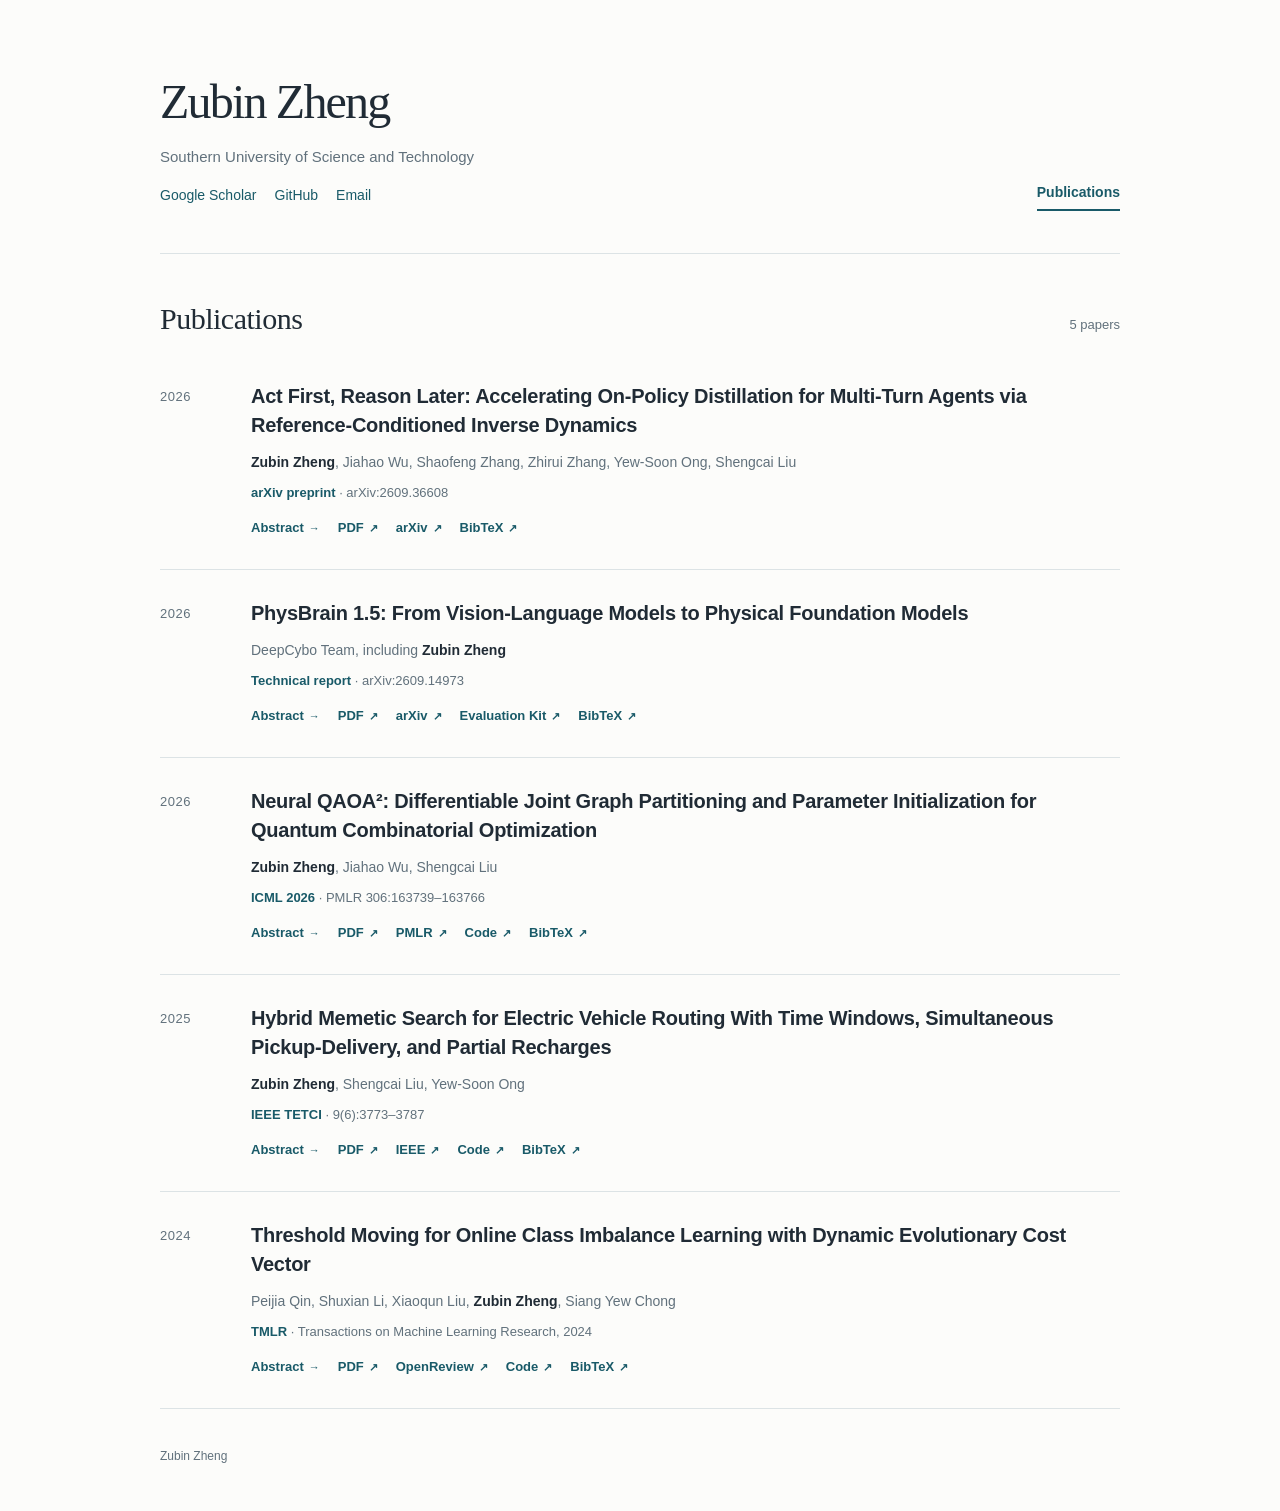
<file: index.html>
<!doctype html>
<html lang="en"><head><meta charset="utf-8">
<meta name="viewport" content="width=device-width, initial-scale=1">
<title>Zubin Zheng | Publications</title>
<meta name="description" content="Publications by Zubin Zheng, Southern University of Science and Technology.">
<meta name="robots" content="index,follow">
<link rel="canonical" href="https://0sliverbullet.github.io/">
<meta property="og:title" content="Zubin Zheng | Publications">
<meta property="og:description" content="Publications by Zubin Zheng, Southern University of Science and Technology.">
<meta property="og:url" content="https://0sliverbullet.github.io/">
<meta property="og:type" content="website">
<link rel="icon" href="/assets/favicon.svg" type="image/svg+xml">
<link rel="stylesheet" href="/assets/style.css">
</head><body>
<a class="skip-link" href="#main">Skip to content</a><div class="wrap"><header class="identity"><div><h1>Zubin Zheng</h1><p class="affiliation">Southern University of Science and Technology</p><div class="profile-links"><a href="https://scholar.google.com/citations?user=k6_BkxIAAAAJ&amp;hl=en">Google Scholar</a><a href="https://github.com/0SliverBullet">GitHub</a><a href="mailto:zhengzb2021@mail.sustech.edu.cn">Email</a></div></div><nav aria-label="Main"><a href="#publications" aria-current="page">Publications</a></nav></header><main id="main"><section id="publications" aria-labelledby="publications-title"><div class="section-heading"><h2 id="publications-title">Publications</h2><span>5 papers</span></div><ol class="publication-list"><li class="publication-row"><div class="publication-year">2026</div><article><h3><a href="/publications/act-first-reason-later/">Act First, Reason Later: Accelerating On-Policy Distillation for Multi-Turn Agents via Reference-Conditioned Inverse Dynamics</a></h3><p class="authors"><strong>Zubin Zheng</strong>, Jiahao Wu, Shaofeng Zhang, Zhirui Zhang, Yew-Soon Ong, Shengcai Liu</p><p class="venue"><span class="venue-label">arXiv preprint</span> · arXiv:2609.36608</p><div class="resource-links"><a class="local" href="/publications/act-first-reason-later/">Abstract</a><a href="/publications/act-first-reason-later/paper.pdf">PDF</a><a href="https://arxiv.org/abs/2609.36608">arXiv</a><a href="/publications/act-first-reason-later/citation.bib">BibTeX</a></div></article></li><li class="publication-row"><div class="publication-year">2026</div><article><h3><a href="/publications/physbrain-1.5/">PhysBrain 1.5: From Vision-Language Models to Physical Foundation Models</a></h3><p class="authors">DeepCybo Team, including <strong>Zubin Zheng</strong></p><p class="venue"><span class="venue-label">Technical report</span> · arXiv:2609.14973</p><div class="resource-links"><a class="local" href="/publications/physbrain-1.5/">Abstract</a><a href="/publications/physbrain-1.5/paper.pdf">PDF</a><a href="https://arxiv.org/abs/2609.14973">arXiv</a><a href="https://github.com/DeepCybo-PhysAI/PhysBrainEvalKit">Evaluation Kit</a><a href="/publications/physbrain-1.5/citation.bib">BibTeX</a></div></article></li><li class="publication-row"><div class="publication-year">2026</div><article><h3><a href="/publications/neural-qaoa-squared/">Neural QAOA²: Differentiable Joint Graph Partitioning and Parameter Initialization for Quantum Combinatorial Optimization</a></h3><p class="authors"><strong>Zubin Zheng</strong>, Jiahao Wu, Shengcai Liu</p><p class="venue"><span class="venue-label">ICML 2026</span> · PMLR 306:163739–163766</p><div class="resource-links"><a class="local" href="/publications/neural-qaoa-squared/">Abstract</a><a href="/publications/neural-qaoa-squared/paper.pdf">PDF</a><a href="https://proceedings.mlr.press/v306/zheng26x.html">PMLR</a><a href="https://github.com/0SliverBullet/Neural-QAOA-Squared">Code</a><a href="/publications/neural-qaoa-squared/citation.bib">BibTeX</a></div></article></li><li class="publication-row"><div class="publication-year">2025</div><article><h3><a href="/publications/hybrid-memetic-search/">Hybrid Memetic Search for Electric Vehicle Routing With Time Windows, Simultaneous Pickup-Delivery, and Partial Recharges</a></h3><p class="authors"><strong>Zubin Zheng</strong>, Shengcai Liu, Yew-Soon Ong</p><p class="venue"><span class="venue-label">IEEE TETCI</span> · 9(6):3773–3787</p><div class="resource-links"><a class="local" href="/publications/hybrid-memetic-search/">Abstract</a><a href="/publications/hybrid-memetic-search/paper.pdf">PDF</a><a href="https://ieeexplore.ieee.org/document/11048636">IEEE</a><a href="https://github.com/0SliverBullet/EVRP-TW-SPD-HMA">Code</a><a href="/publications/hybrid-memetic-search/citation.bib">BibTeX</a></div></article></li><li class="publication-row"><div class="publication-year">2024</div><article><h3><a href="/publications/threshold-moving/">Threshold Moving for Online Class Imbalance Learning with Dynamic Evolutionary Cost Vector</a></h3><p class="authors">Peijia Qin, Shuxian Li, Xiaoqun Liu, <strong>Zubin Zheng</strong>, Siang Yew Chong</p><p class="venue"><span class="venue-label">TMLR</span> · Transactions on Machine Learning Research, 2024</p><div class="resource-links"><a class="local" href="/publications/threshold-moving/">Abstract</a><a href="https://openreview.net/pdf?id=EIPnUofed9">PDF</a><a href="https://openreview.net/forum?id=EIPnUofed9">OpenReview</a><a href="https://github.com/t2ance/OECV">Code</a><a href="/publications/threshold-moving/citation.bib">BibTeX</a></div></article></li></ol></section></main><footer class="page-footer">Zubin Zheng</footer></div></body></html>
</file>
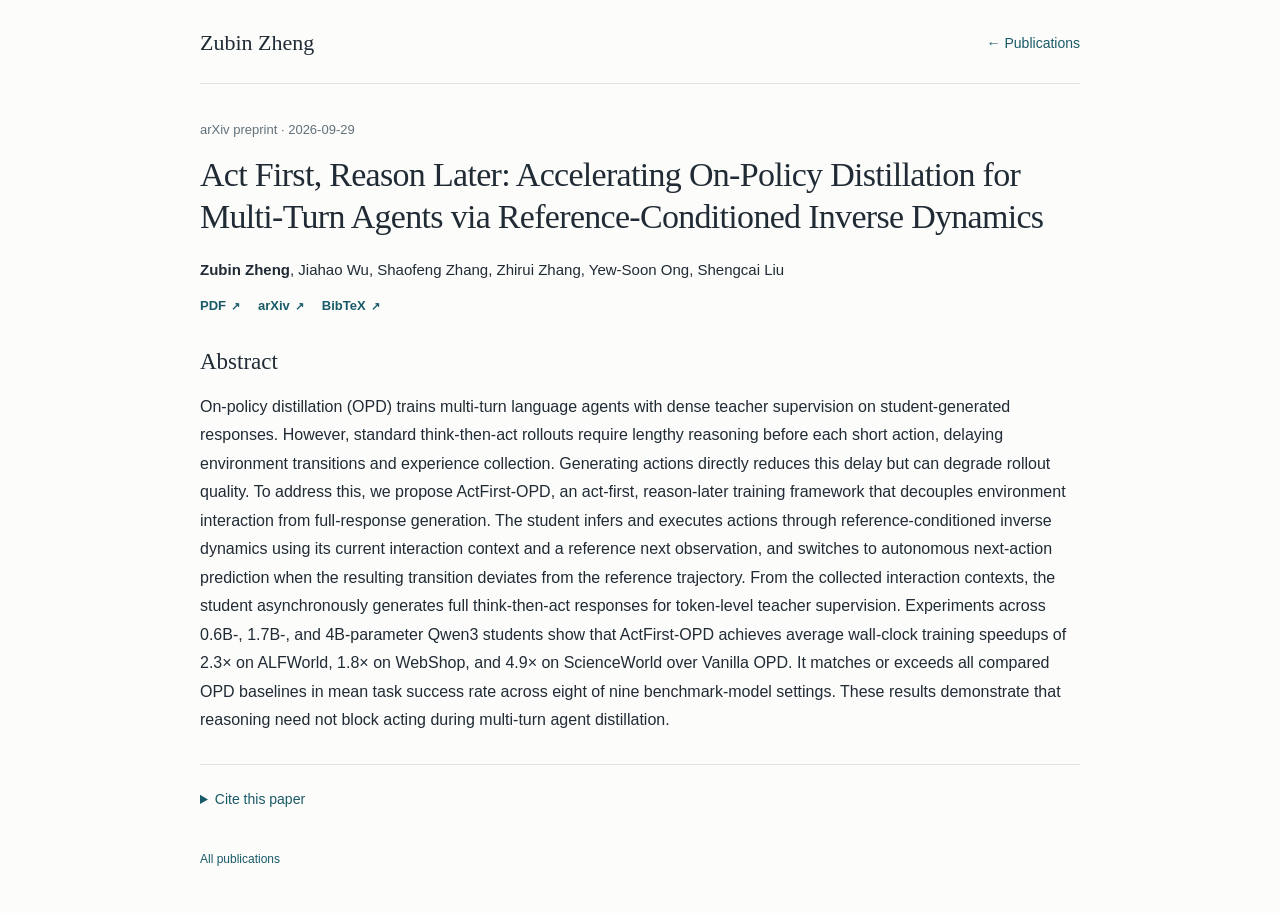
<file: publications/act-first-reason-later/index.html>
<!doctype html>
<html lang="en"><head><meta charset="utf-8">
<meta name="viewport" content="width=device-width, initial-scale=1">
<title>Act First, Reason Later: Accelerating On-Policy Distillation for Multi-Turn Agents via Reference-Conditioned Inverse Dynamics | Zubin Zheng</title>
<meta name="description" content="On-policy distillation (OPD) trains multi-turn language agents with dense teacher supervision on student-generated responses. However, standard think-then-act rollouts require lengthy reason">
<meta name="robots" content="index,follow">
<link rel="canonical" href="https://0sliverbullet.github.io/publications/act-first-reason-later/">
<meta property="og:title" content="Act First, Reason Later: Accelerating On-Policy Distillation for Multi-Turn Agents via Reference-Conditioned Inverse Dynamics | Zubin Zheng">
<meta property="og:description" content="On-policy distillation (OPD) trains multi-turn language agents with dense teacher supervision on student-generated responses. However, standard think-then-act rollouts require lengthy reason">
<meta property="og:url" content="https://0sliverbullet.github.io/publications/act-first-reason-later/">
<meta property="og:type" content="website">
<link rel="icon" href="/assets/favicon.svg" type="image/svg+xml">
<link rel="stylesheet" href="/assets/style.css">
<meta name="citation_title" content="Act First, Reason Later: Accelerating On-Policy Distillation for Multi-Turn Agents via Reference-Conditioned Inverse Dynamics">
<meta name="citation_publication_date" content="2026/09/29">
<meta name="citation_author" content="Zubin Zheng">
<meta name="citation_author" content="Jiahao Wu">
<meta name="citation_author" content="Shaofeng Zhang">
<meta name="citation_author" content="Zhirui Zhang">
<meta name="citation_author" content="Yew-Soon Ong">
<meta name="citation_author" content="Shengcai Liu">
<meta name="citation_doi" content="10.48550/arXiv.2609.36608">
<meta name="citation_arxiv_id" content="2609.36608">
<meta name="citation_pdf_url" content="https://0sliverbullet.github.io/publications/act-first-reason-later/paper.pdf">
<script type="application/ld+json">{"@context": "https://schema.org", "@type": "ScholarlyArticle", "headline": "Act First, Reason Later: Accelerating On-Policy Distillation for Multi-Turn Agents via Reference-Conditioned Inverse Dynamics", "name": "Act First, Reason Later: Accelerating On-Policy Distillation for Multi-Turn Agents via Reference-Conditioned Inverse Dynamics", "datePublished": "2026-09-29", "url": "https://0sliverbullet.github.io/publications/act-first-reason-later/", "abstract": "On-policy distillation (OPD) trains multi-turn language agents with dense teacher supervision on student-generated responses. However, standard think-then-act rollouts require lengthy reasoning before each short action, delaying environment transitions and experience collection. Generating actions directly reduces this delay but can degrade rollout quality. To address this, we propose ActFirst-OPD, an act-first, reason-later training framework that decouples environment interaction from full-response generation. The student infers and executes actions through reference-conditioned inverse dynamics using its current interaction context and a reference next observation, and switches to autonomous next-action prediction when the resulting transition deviates from the reference trajectory. From the collected interaction contexts, the student asynchronously generates full think-then-act responses for token-level teacher supervision. Experiments across 0.6B-, 1.7B-, and 4B-parameter Qwen3 students show that ActFirst-OPD achieves average wall-clock training speedups of 2.3× on ALFWorld, 1.8× on WebShop, and 4.9× on ScienceWorld over Vanilla OPD. It matches or exceeds all compared OPD baselines in mean task success rate across eight of nine benchmark-model settings. These results demonstrate that reasoning need not block acting during multi-turn agent distillation.", "author": [{"@type": "Person", "name": "Zubin Zheng"}, {"@type": "Person", "name": "Jiahao Wu"}, {"@type": "Person", "name": "Shaofeng Zhang"}, {"@type": "Person", "name": "Zhirui Zhang"}, {"@type": "Person", "name": "Yew-Soon Ong"}, {"@type": "Person", "name": "Shengcai Liu"}], "encoding": {"@type": "MediaObject", "encodingFormat": "application/pdf", "contentUrl": "https://0sliverbullet.github.io/publications/act-first-reason-later/paper.pdf"}, "identifier": "https://doi.org/10.48550/arXiv.2609.36608"}</script></head><body>
<a class="skip-link" href="#main">Skip to content</a><div class="wrap paper-wrap"><header class="paper-header"><a class="paper-brand" href="/">Zubin Zheng</a><nav aria-label="Main"><a href="/#publications">← Publications</a></nav></header><main id="main" class="paper-content"><p class="paper-meta">arXiv preprint <span aria-hidden="true">·</span> <time datetime="2026-09-29">2026-09-29</time></p><h1>Act First, Reason Later: Accelerating On-Policy Distillation for Multi-Turn Agents via Reference-Conditioned Inverse Dynamics</h1><p class="paper-authors"><strong>Zubin Zheng</strong>, Jiahao Wu, Shaofeng Zhang, Zhirui Zhang, Yew-Soon Ong, Shengcai Liu</p><div class="resource-links"><a href="/publications/act-first-reason-later/paper.pdf">PDF</a><a href="https://arxiv.org/abs/2609.36608">arXiv</a><a href="/publications/act-first-reason-later/citation.bib">BibTeX</a></div><section class="abstract" aria-labelledby="abstract"><h2 id="abstract">Abstract</h2><p>On-policy distillation (OPD) trains multi-turn language agents with dense teacher supervision on student-generated responses. However, standard think-then-act rollouts require lengthy reasoning before each short action, delaying environment transitions and experience collection. Generating actions directly reduces this delay but can degrade rollout quality. To address this, we propose ActFirst-OPD, an act-first, reason-later training framework that decouples environment interaction from full-response generation. The student infers and executes actions through reference-conditioned inverse dynamics using its current interaction context and a reference next observation, and switches to autonomous next-action prediction when the resulting transition deviates from the reference trajectory. From the collected interaction contexts, the student asynchronously generates full think-then-act responses for token-level teacher supervision. Experiments across 0.6B-, 1.7B-, and 4B-parameter Qwen3 students show that ActFirst-OPD achieves average wall-clock training speedups of 2.3× on ALFWorld, 1.8× on WebShop, and 4.9× on ScienceWorld over Vanilla OPD. It matches or exceeds all compared OPD baselines in mean task success rate across eight of nine benchmark-model settings. These results demonstrate that reasoning need not block acting during multi-turn agent distillation.</p></section><section class="paper-section"><details><summary class="citation-summary">Cite this paper</summary><pre class="bibtex">@misc{zheng2026actfirst,
  title = {{Act First, Reason Later: Accelerating On-Policy Distillation for Multi-Turn Agents via Reference-Conditioned Inverse Dynamics}},
  author = {Zubin Zheng and Jiahao Wu and Shaofeng Zhang and Zhirui Zhang and Yew-Soon Ong and Shengcai Liu},
  year = {2026},
  eprint = {2609.36608},
  archivePrefix = {arXiv},
  doi = {10.48550/arXiv.2609.36608},
  url = {https://arxiv.org/abs/2609.36608}
}
</pre></details></section></main><footer class="page-footer"><a href="/#publications">All publications</a></footer></div></body></html>
</file>
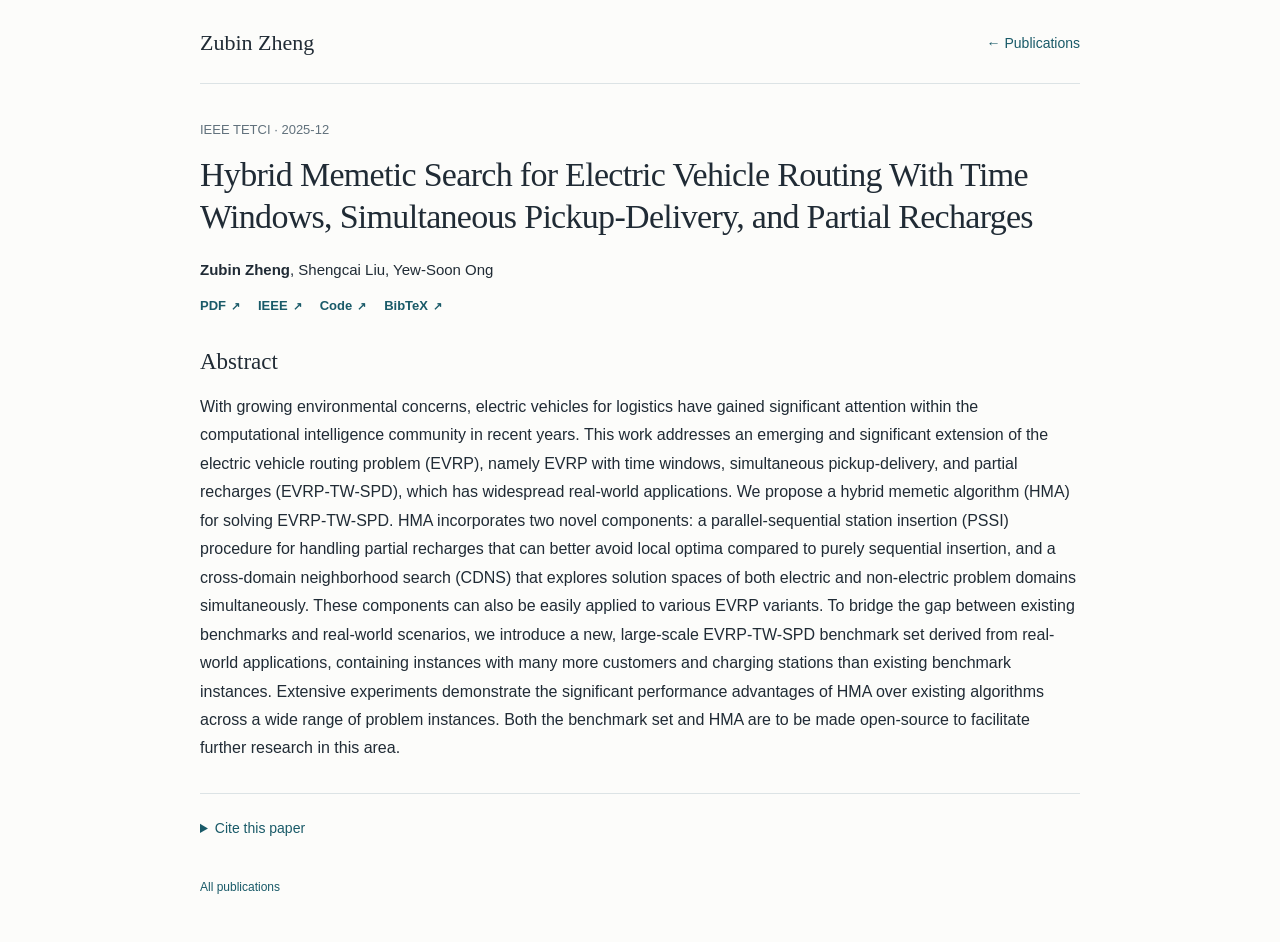
<file: publications/hybrid-memetic-search/index.html>
<!doctype html>
<html lang="en"><head><meta charset="utf-8">
<meta name="viewport" content="width=device-width, initial-scale=1">
<title>Hybrid Memetic Search for Electric Vehicle Routing With Time Windows, Simultaneous Pickup-Delivery, and Partial Recharges | Zubin Zheng</title>
<meta name="description" content="With growing environmental concerns, electric vehicles for logistics have gained significant attention within the computational intelligence community in recent years. This work addresses an">
<meta name="robots" content="index,follow">
<link rel="canonical" href="https://0sliverbullet.github.io/publications/hybrid-memetic-search/">
<meta property="og:title" content="Hybrid Memetic Search for Electric Vehicle Routing With Time Windows, Simultaneous Pickup-Delivery, and Partial Recharges | Zubin Zheng">
<meta property="og:description" content="With growing environmental concerns, electric vehicles for logistics have gained significant attention within the computational intelligence community in recent years. This work addresses an">
<meta property="og:url" content="https://0sliverbullet.github.io/publications/hybrid-memetic-search/">
<meta property="og:type" content="website">
<link rel="icon" href="/assets/favicon.svg" type="image/svg+xml">
<link rel="stylesheet" href="/assets/style.css">
<meta name="citation_title" content="Hybrid Memetic Search for Electric Vehicle Routing With Time Windows, Simultaneous Pickup-Delivery, and Partial Recharges">
<meta name="citation_publication_date" content="2025/12">
<meta name="citation_author" content="Zubin Zheng">
<meta name="citation_author" content="Shengcai Liu">
<meta name="citation_author" content="Yew-Soon Ong">
<meta name="citation_journal_title" content="IEEE Transactions on Emerging Topics in Computational Intelligence">
<meta name="citation_volume" content="9">
<meta name="citation_issue" content="6">
<meta name="citation_firstpage" content="3773">
<meta name="citation_lastpage" content="3787">
<meta name="citation_doi" content="10.1109/TETCI.2025.3579302">
<meta name="citation_arxiv_id" content="2410.19580">
<meta name="citation_pdf_url" content="https://0sliverbullet.github.io/publications/hybrid-memetic-search/paper.pdf">
<script type="application/ld+json">{"@context": "https://schema.org", "@type": "ScholarlyArticle", "headline": "Hybrid Memetic Search for Electric Vehicle Routing With Time Windows, Simultaneous Pickup-Delivery, and Partial Recharges", "name": "Hybrid Memetic Search for Electric Vehicle Routing With Time Windows, Simultaneous Pickup-Delivery, and Partial Recharges", "datePublished": "2025-12", "url": "https://0sliverbullet.github.io/publications/hybrid-memetic-search/", "abstract": "With growing environmental concerns, electric vehicles for logistics have gained significant attention within the computational intelligence community in recent years. This work addresses an emerging and significant extension of the electric vehicle routing problem (EVRP), namely EVRP with time windows, simultaneous pickup-delivery, and partial recharges (EVRP-TW-SPD), which has widespread real-world applications. We propose a hybrid memetic algorithm (HMA) for solving EVRP-TW-SPD. HMA incorporates two novel components: a parallel-sequential station insertion (PSSI) procedure for handling partial recharges that can better avoid local optima compared to purely sequential insertion, and a cross-domain neighborhood search (CDNS) that explores solution spaces of both electric and non-electric problem domains simultaneously. These components can also be easily applied to various EVRP variants. To bridge the gap between existing benchmarks and real-world scenarios, we introduce a new, large-scale EVRP-TW-SPD benchmark set derived from real-world applications, containing instances with many more customers and charging stations than existing benchmark instances. Extensive experiments demonstrate the significant performance advantages of HMA over existing algorithms across a wide range of problem instances. Both the benchmark set and HMA are to be made open-source to facilitate further research in this area.", "author": [{"@type": "Person", "name": "Zubin Zheng"}, {"@type": "Person", "name": "Shengcai Liu"}, {"@type": "Person", "name": "Yew-Soon Ong"}], "encoding": {"@type": "MediaObject", "encodingFormat": "application/pdf", "contentUrl": "https://0sliverbullet.github.io/publications/hybrid-memetic-search/paper.pdf"}, "identifier": "https://doi.org/10.1109/TETCI.2025.3579302"}</script></head><body>
<a class="skip-link" href="#main">Skip to content</a><div class="wrap paper-wrap"><header class="paper-header"><a class="paper-brand" href="/">Zubin Zheng</a><nav aria-label="Main"><a href="/#publications">← Publications</a></nav></header><main id="main" class="paper-content"><p class="paper-meta">IEEE TETCI <span aria-hidden="true">·</span> <time datetime="2025-12">2025-12</time></p><h1>Hybrid Memetic Search for Electric Vehicle Routing With Time Windows, Simultaneous Pickup-Delivery, and Partial Recharges</h1><p class="paper-authors"><strong>Zubin Zheng</strong>, Shengcai Liu, Yew-Soon Ong</p><div class="resource-links"><a href="/publications/hybrid-memetic-search/paper.pdf">PDF</a><a href="https://ieeexplore.ieee.org/document/11048636">IEEE</a><a href="https://github.com/0SliverBullet/EVRP-TW-SPD-HMA">Code</a><a href="/publications/hybrid-memetic-search/citation.bib">BibTeX</a></div><section class="abstract" aria-labelledby="abstract"><h2 id="abstract">Abstract</h2><p>With growing environmental concerns, electric vehicles for logistics have gained significant attention within the computational intelligence community in recent years. This work addresses an emerging and significant extension of the electric vehicle routing problem (EVRP), namely EVRP with time windows, simultaneous pickup-delivery, and partial recharges (EVRP-TW-SPD), which has widespread real-world applications. We propose a hybrid memetic algorithm (HMA) for solving EVRP-TW-SPD. HMA incorporates two novel components: a parallel-sequential station insertion (PSSI) procedure for handling partial recharges that can better avoid local optima compared to purely sequential insertion, and a cross-domain neighborhood search (CDNS) that explores solution spaces of both electric and non-electric problem domains simultaneously. These components can also be easily applied to various EVRP variants. To bridge the gap between existing benchmarks and real-world scenarios, we introduce a new, large-scale EVRP-TW-SPD benchmark set derived from real-world applications, containing instances with many more customers and charging stations than existing benchmark instances. Extensive experiments demonstrate the significant performance advantages of HMA over existing algorithms across a wide range of problem instances. Both the benchmark set and HMA are to be made open-source to facilitate further research in this area.</p></section><section class="paper-section"><details><summary class="citation-summary">Cite this paper</summary><pre class="bibtex">@article{zheng2025hybrid,
  title = {{Hybrid Memetic Search for Electric Vehicle Routing With Time Windows, Simultaneous Pickup-Delivery, and Partial Recharges}},
  author = {Zubin Zheng and Shengcai Liu and Yew-Soon Ong},
  year = {2025},
  eprint = {2410.19580},
  archivePrefix = {arXiv},
  journal = {IEEE Transactions on Emerging Topics in Computational Intelligence},
  volume = {9},
  number = {6},
  pages = {3773-3787},
  doi = {10.1109/TETCI.2025.3579302},
  url = {https://ieeexplore.ieee.org/document/11048636}
}
</pre></details></section></main><footer class="page-footer"><a href="/#publications">All publications</a></footer></div></body></html>
</file>
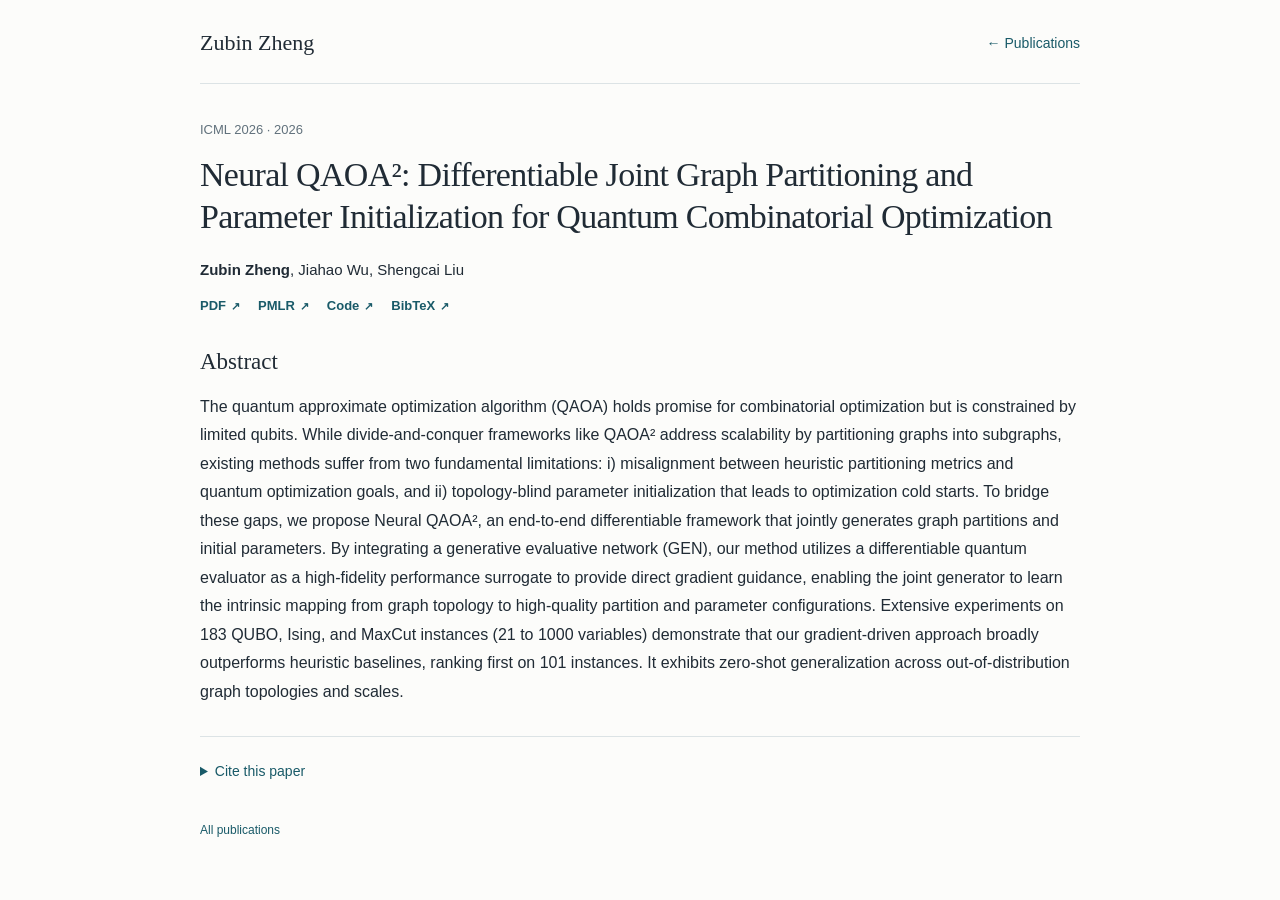
<file: publications/neural-qaoa-squared/index.html>
<!doctype html>
<html lang="en"><head><meta charset="utf-8">
<meta name="viewport" content="width=device-width, initial-scale=1">
<title>Neural QAOA²: Differentiable Joint Graph Partitioning and Parameter Initialization for Quantum Combinatorial Optimization | Zubin Zheng</title>
<meta name="description" content="The quantum approximate optimization algorithm (QAOA) holds promise for combinatorial optimization but is constrained by limited qubits. While divide-and-conquer frameworks like QAOA² addres">
<meta name="robots" content="index,follow">
<link rel="canonical" href="https://0sliverbullet.github.io/publications/neural-qaoa-squared/">
<meta property="og:title" content="Neural QAOA²: Differentiable Joint Graph Partitioning and Parameter Initialization for Quantum Combinatorial Optimization | Zubin Zheng">
<meta property="og:description" content="The quantum approximate optimization algorithm (QAOA) holds promise for combinatorial optimization but is constrained by limited qubits. While divide-and-conquer frameworks like QAOA² addres">
<meta property="og:url" content="https://0sliverbullet.github.io/publications/neural-qaoa-squared/">
<meta property="og:type" content="website">
<link rel="icon" href="/assets/favicon.svg" type="image/svg+xml">
<link rel="stylesheet" href="/assets/style.css">
<meta name="citation_title" content="Neural QAOA²: Differentiable Joint Graph Partitioning and Parameter Initialization for Quantum Combinatorial Optimization">
<meta name="citation_publication_date" content="2026">
<meta name="citation_author" content="Zubin Zheng">
<meta name="citation_author" content="Jiahao Wu">
<meta name="citation_author" content="Shengcai Liu">
<meta name="citation_conference_title" content="Proceedings of the 43rd International Conference on Machine Learning">
<meta name="citation_volume" content="306">
<meta name="citation_firstpage" content="163739">
<meta name="citation_lastpage" content="163766">
<meta name="citation_arxiv_id" content="2605.13072">
<meta name="citation_pdf_url" content="https://0sliverbullet.github.io/publications/neural-qaoa-squared/paper.pdf">
<script type="application/ld+json">{"@context": "https://schema.org", "@type": "ScholarlyArticle", "headline": "Neural QAOA²: Differentiable Joint Graph Partitioning and Parameter Initialization for Quantum Combinatorial Optimization", "name": "Neural QAOA²: Differentiable Joint Graph Partitioning and Parameter Initialization for Quantum Combinatorial Optimization", "datePublished": "2026", "url": "https://0sliverbullet.github.io/publications/neural-qaoa-squared/", "abstract": "The quantum approximate optimization algorithm (QAOA) holds promise for combinatorial optimization but is constrained by limited qubits. While divide-and-conquer frameworks like QAOA² address scalability by partitioning graphs into subgraphs, existing methods suffer from two fundamental limitations: i) misalignment between heuristic partitioning metrics and quantum optimization goals, and ii) topology-blind parameter initialization that leads to optimization cold starts. To bridge these gaps, we propose Neural QAOA², an end-to-end differentiable framework that jointly generates graph partitions and initial parameters. By integrating a generative evaluative network (GEN), our method utilizes a differentiable quantum evaluator as a high-fidelity performance surrogate to provide direct gradient guidance, enabling the joint generator to learn the intrinsic mapping from graph topology to high-quality partition and parameter configurations. Extensive experiments on 183 QUBO, Ising, and MaxCut instances (21 to 1000 variables) demonstrate that our gradient-driven approach broadly outperforms heuristic baselines, ranking first on 101 instances. It exhibits zero-shot generalization across out-of-distribution graph topologies and scales.", "author": [{"@type": "Person", "name": "Zubin Zheng"}, {"@type": "Person", "name": "Jiahao Wu"}, {"@type": "Person", "name": "Shengcai Liu"}], "encoding": {"@type": "MediaObject", "encodingFormat": "application/pdf", "contentUrl": "https://0sliverbullet.github.io/publications/neural-qaoa-squared/paper.pdf"}}</script></head><body>
<a class="skip-link" href="#main">Skip to content</a><div class="wrap paper-wrap"><header class="paper-header"><a class="paper-brand" href="/">Zubin Zheng</a><nav aria-label="Main"><a href="/#publications">← Publications</a></nav></header><main id="main" class="paper-content"><p class="paper-meta">ICML 2026 <span aria-hidden="true">·</span> <time datetime="2026">2026</time></p><h1>Neural QAOA²: Differentiable Joint Graph Partitioning and Parameter Initialization for Quantum Combinatorial Optimization</h1><p class="paper-authors"><strong>Zubin Zheng</strong>, Jiahao Wu, Shengcai Liu</p><div class="resource-links"><a href="/publications/neural-qaoa-squared/paper.pdf">PDF</a><a href="https://proceedings.mlr.press/v306/zheng26x.html">PMLR</a><a href="https://github.com/0SliverBullet/Neural-QAOA-Squared">Code</a><a href="/publications/neural-qaoa-squared/citation.bib">BibTeX</a></div><section class="abstract" aria-labelledby="abstract"><h2 id="abstract">Abstract</h2><p>The quantum approximate optimization algorithm (QAOA) holds promise for combinatorial optimization but is constrained by limited qubits. While divide-and-conquer frameworks like QAOA² address scalability by partitioning graphs into subgraphs, existing methods suffer from two fundamental limitations: i) misalignment between heuristic partitioning metrics and quantum optimization goals, and ii) topology-blind parameter initialization that leads to optimization cold starts. To bridge these gaps, we propose Neural QAOA², an end-to-end differentiable framework that jointly generates graph partitions and initial parameters. By integrating a generative evaluative network (GEN), our method utilizes a differentiable quantum evaluator as a high-fidelity performance surrogate to provide direct gradient guidance, enabling the joint generator to learn the intrinsic mapping from graph topology to high-quality partition and parameter configurations. Extensive experiments on 183 QUBO, Ising, and MaxCut instances (21 to 1000 variables) demonstrate that our gradient-driven approach broadly outperforms heuristic baselines, ranking first on 101 instances. It exhibits zero-shot generalization across out-of-distribution graph topologies and scales.</p></section><section class="paper-section"><details><summary class="citation-summary">Cite this paper</summary><pre class="bibtex">@inproceedings{zheng2026neuralqaoa,
  title = {{Neural QAOA$^2$: Differentiable Joint Graph Partitioning and Parameter Initialization for Quantum Combinatorial Optimization}},
  author = {Zubin Zheng and Jiahao Wu and Shengcai Liu},
  year = {2026},
  eprint = {2605.13072},
  archivePrefix = {arXiv},
  booktitle = {Proceedings of the 43rd International Conference on Machine Learning},
  volume = {306},
  pages = {163739-163766},
  url = {https://proceedings.mlr.press/v306/zheng26x.html}
}
</pre></details></section></main><footer class="page-footer"><a href="/#publications">All publications</a></footer></div></body></html>
</file>
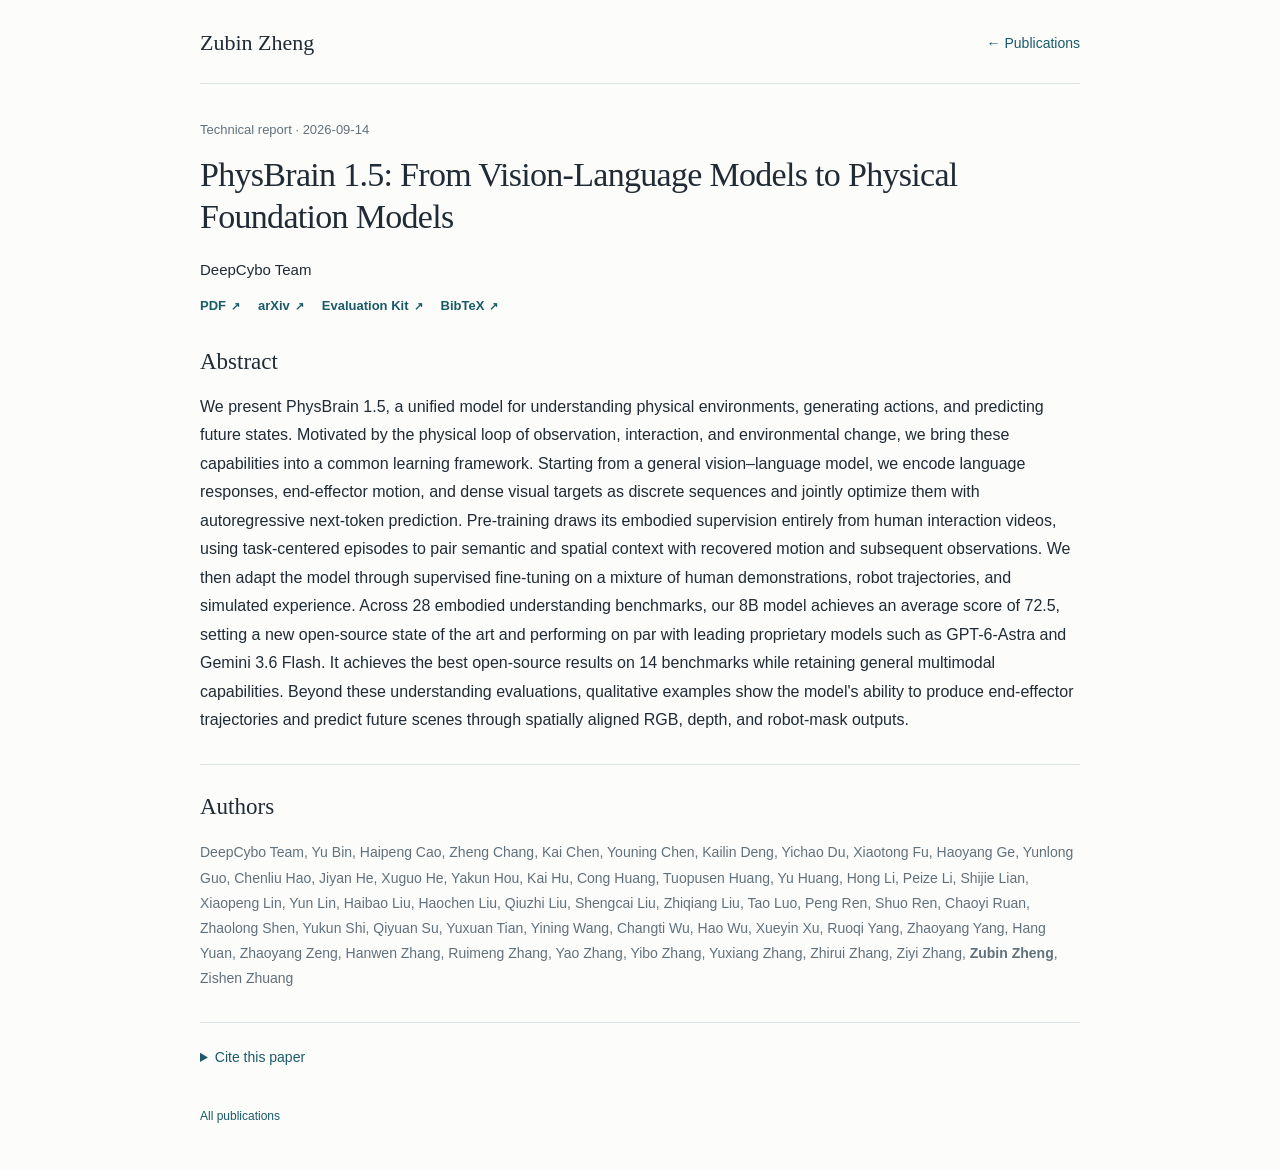
<file: publications/physbrain-1.5/index.html>
<!doctype html>
<html lang="en"><head><meta charset="utf-8">
<meta name="viewport" content="width=device-width, initial-scale=1">
<title>PhysBrain 1.5: From Vision-Language Models to Physical Foundation Models | Zubin Zheng</title>
<meta name="description" content="We present PhysBrain 1.5, a unified model for understanding physical environments, generating actions, and predicting future states. Motivated by the physical loop of observation, interactio">
<meta name="robots" content="index,follow">
<link rel="canonical" href="https://0sliverbullet.github.io/publications/physbrain-1.5/">
<meta property="og:title" content="PhysBrain 1.5: From Vision-Language Models to Physical Foundation Models | Zubin Zheng">
<meta property="og:description" content="We present PhysBrain 1.5, a unified model for understanding physical environments, generating actions, and predicting future states. Motivated by the physical loop of observation, interactio">
<meta property="og:url" content="https://0sliverbullet.github.io/publications/physbrain-1.5/">
<meta property="og:type" content="website">
<link rel="icon" href="/assets/favicon.svg" type="image/svg+xml">
<link rel="stylesheet" href="/assets/style.css">
<meta name="citation_title" content="PhysBrain 1.5: From Vision-Language Models to Physical Foundation Models">
<meta name="citation_publication_date" content="2026/09/14">
<meta name="citation_author" content="DeepCybo Team">
<meta name="citation_author" content="Yu Bin">
<meta name="citation_author" content="Haipeng Cao">
<meta name="citation_author" content="Zheng Chang">
<meta name="citation_author" content="Kai Chen">
<meta name="citation_author" content="Youning Chen">
<meta name="citation_author" content="Kailin Deng">
<meta name="citation_author" content="Yichao Du">
<meta name="citation_author" content="Xiaotong Fu">
<meta name="citation_author" content="Haoyang Ge">
<meta name="citation_author" content="Yunlong Guo">
<meta name="citation_author" content="Chenliu Hao">
<meta name="citation_author" content="Jiyan He">
<meta name="citation_author" content="Xuguo He">
<meta name="citation_author" content="Yakun Hou">
<meta name="citation_author" content="Kai Hu">
<meta name="citation_author" content="Cong Huang">
<meta name="citation_author" content="Tuopusen Huang">
<meta name="citation_author" content="Yu Huang">
<meta name="citation_author" content="Hong Li">
<meta name="citation_author" content="Peize Li">
<meta name="citation_author" content="Shijie Lian">
<meta name="citation_author" content="Xiaopeng Lin">
<meta name="citation_author" content="Yun Lin">
<meta name="citation_author" content="Haibao Liu">
<meta name="citation_author" content="Haochen Liu">
<meta name="citation_author" content="Qiuzhi Liu">
<meta name="citation_author" content="Shengcai Liu">
<meta name="citation_author" content="Zhiqiang Liu">
<meta name="citation_author" content="Tao Luo">
<meta name="citation_author" content="Peng Ren">
<meta name="citation_author" content="Shuo Ren">
<meta name="citation_author" content="Chaoyi Ruan">
<meta name="citation_author" content="Zhaolong Shen">
<meta name="citation_author" content="Yukun Shi">
<meta name="citation_author" content="Qiyuan Su">
<meta name="citation_author" content="Yuxuan Tian">
<meta name="citation_author" content="Yining Wang">
<meta name="citation_author" content="Changti Wu">
<meta name="citation_author" content="Hao Wu">
<meta name="citation_author" content="Xueyin Xu">
<meta name="citation_author" content="Ruoqi Yang">
<meta name="citation_author" content="Zhaoyang Yang">
<meta name="citation_author" content="Hang Yuan">
<meta name="citation_author" content="Zhaoyang Zeng">
<meta name="citation_author" content="Hanwen Zhang">
<meta name="citation_author" content="Ruimeng Zhang">
<meta name="citation_author" content="Yao Zhang">
<meta name="citation_author" content="Yibo Zhang">
<meta name="citation_author" content="Yuxiang Zhang">
<meta name="citation_author" content="Zhirui Zhang">
<meta name="citation_author" content="Ziyi Zhang">
<meta name="citation_author" content="Zubin Zheng">
<meta name="citation_author" content="Zishen Zhuang">
<meta name="citation_technical_report_institution" content="DeepCybo">
<meta name="citation_doi" content="10.48550/arXiv.2609.14973">
<meta name="citation_arxiv_id" content="2609.14973">
<meta name="citation_pdf_url" content="https://0sliverbullet.github.io/publications/physbrain-1.5/paper.pdf">
<script type="application/ld+json">{"@context": "https://schema.org", "@type": "ScholarlyArticle", "headline": "PhysBrain 1.5: From Vision-Language Models to Physical Foundation Models", "name": "PhysBrain 1.5: From Vision-Language Models to Physical Foundation Models", "datePublished": "2026-09-14", "url": "https://0sliverbullet.github.io/publications/physbrain-1.5/", "abstract": "We present PhysBrain 1.5, a unified model for understanding physical environments, generating actions, and predicting future states. Motivated by the physical loop of observation, interaction, and environmental change, we bring these capabilities into a common learning framework. Starting from a general vision–language model, we encode language responses, end-effector motion, and dense visual targets as discrete sequences and jointly optimize them with autoregressive next-token prediction. Pre-training draws its embodied supervision entirely from human interaction videos, using task-centered episodes to pair semantic and spatial context with recovered motion and subsequent observations. We then adapt the model through supervised fine-tuning on a mixture of human demonstrations, robot trajectories, and simulated experience. Across 28 embodied understanding benchmarks, our 8B model achieves an average score of 72.5, setting a new open-source state of the art and performing on par with leading proprietary models such as GPT-6-Astra and Gemini 3.6 Flash. It achieves the best open-source results on 14 benchmarks while retaining general multimodal capabilities. Beyond these understanding evaluations, qualitative examples show the model's ability to produce end-effector trajectories and predict future scenes through spatially aligned RGB, depth, and robot-mask outputs.", "author": [{"@type": "Organization", "name": "DeepCybo Team"}, {"@type": "Person", "name": "Yu Bin"}, {"@type": "Person", "name": "Haipeng Cao"}, {"@type": "Person", "name": "Zheng Chang"}, {"@type": "Person", "name": "Kai Chen"}, {"@type": "Person", "name": "Youning Chen"}, {"@type": "Person", "name": "Kailin Deng"}, {"@type": "Person", "name": "Yichao Du"}, {"@type": "Person", "name": "Xiaotong Fu"}, {"@type": "Person", "name": "Haoyang Ge"}, {"@type": "Person", "name": "Yunlong Guo"}, {"@type": "Person", "name": "Chenliu Hao"}, {"@type": "Person", "name": "Jiyan He"}, {"@type": "Person", "name": "Xuguo He"}, {"@type": "Person", "name": "Yakun Hou"}, {"@type": "Person", "name": "Kai Hu"}, {"@type": "Person", "name": "Cong Huang"}, {"@type": "Person", "name": "Tuopusen Huang"}, {"@type": "Person", "name": "Yu Huang"}, {"@type": "Person", "name": "Hong Li"}, {"@type": "Person", "name": "Peize Li"}, {"@type": "Person", "name": "Shijie Lian"}, {"@type": "Person", "name": "Xiaopeng Lin"}, {"@type": "Person", "name": "Yun Lin"}, {"@type": "Person", "name": "Haibao Liu"}, {"@type": "Person", "name": "Haochen Liu"}, {"@type": "Person", "name": "Qiuzhi Liu"}, {"@type": "Person", "name": "Shengcai Liu"}, {"@type": "Person", "name": "Zhiqiang Liu"}, {"@type": "Person", "name": "Tao Luo"}, {"@type": "Person", "name": "Peng Ren"}, {"@type": "Person", "name": "Shuo Ren"}, {"@type": "Person", "name": "Chaoyi Ruan"}, {"@type": "Person", "name": "Zhaolong Shen"}, {"@type": "Person", "name": "Yukun Shi"}, {"@type": "Person", "name": "Qiyuan Su"}, {"@type": "Person", "name": "Yuxuan Tian"}, {"@type": "Person", "name": "Yining Wang"}, {"@type": "Person", "name": "Changti Wu"}, {"@type": "Person", "name": "Hao Wu"}, {"@type": "Person", "name": "Xueyin Xu"}, {"@type": "Person", "name": "Ruoqi Yang"}, {"@type": "Person", "name": "Zhaoyang Yang"}, {"@type": "Person", "name": "Hang Yuan"}, {"@type": "Person", "name": "Zhaoyang Zeng"}, {"@type": "Person", "name": "Hanwen Zhang"}, {"@type": "Person", "name": "Ruimeng Zhang"}, {"@type": "Person", "name": "Yao Zhang"}, {"@type": "Person", "name": "Yibo Zhang"}, {"@type": "Person", "name": "Yuxiang Zhang"}, {"@type": "Person", "name": "Zhirui Zhang"}, {"@type": "Person", "name": "Ziyi Zhang"}, {"@type": "Person", "name": "Zubin Zheng"}, {"@type": "Person", "name": "Zishen Zhuang"}], "encoding": {"@type": "MediaObject", "encodingFormat": "application/pdf", "contentUrl": "https://0sliverbullet.github.io/publications/physbrain-1.5/paper.pdf"}, "identifier": "https://doi.org/10.48550/arXiv.2609.14973"}</script></head><body>
<a class="skip-link" href="#main">Skip to content</a><div class="wrap paper-wrap"><header class="paper-header"><a class="paper-brand" href="/">Zubin Zheng</a><nav aria-label="Main"><a href="/#publications">← Publications</a></nav></header><main id="main" class="paper-content"><p class="paper-meta">Technical report <span aria-hidden="true">·</span> <time datetime="2026-09-14">2026-09-14</time></p><h1>PhysBrain 1.5: From Vision-Language Models to Physical Foundation Models</h1><p class="paper-authors">DeepCybo Team</p><div class="resource-links"><a href="/publications/physbrain-1.5/paper.pdf">PDF</a><a href="https://arxiv.org/abs/2609.14973">arXiv</a><a href="https://github.com/DeepCybo-PhysAI/PhysBrainEvalKit">Evaluation Kit</a><a href="/publications/physbrain-1.5/citation.bib">BibTeX</a></div><section class="abstract" aria-labelledby="abstract"><h2 id="abstract">Abstract</h2><p>We present PhysBrain 1.5, a unified model for understanding physical environments, generating actions, and predicting future states. Motivated by the physical loop of observation, interaction, and environmental change, we bring these capabilities into a common learning framework. Starting from a general vision–language model, we encode language responses, end-effector motion, and dense visual targets as discrete sequences and jointly optimize them with autoregressive next-token prediction. Pre-training draws its embodied supervision entirely from human interaction videos, using task-centered episodes to pair semantic and spatial context with recovered motion and subsequent observations. We then adapt the model through supervised fine-tuning on a mixture of human demonstrations, robot trajectories, and simulated experience. Across 28 embodied understanding benchmarks, our 8B model achieves an average score of 72.5, setting a new open-source state of the art and performing on par with leading proprietary models such as GPT-6-Astra and Gemini 3.6 Flash. It achieves the best open-source results on 14 benchmarks while retaining general multimodal capabilities. Beyond these understanding evaluations, qualitative examples show the model&#x27;s ability to produce end-effector trajectories and predict future scenes through spatially aligned RGB, depth, and robot-mask outputs.</p></section><section class="paper-section" aria-labelledby="authors"><h2 id="authors">Authors</h2><p class="full-authors">DeepCybo Team, Yu Bin, Haipeng Cao, Zheng Chang, Kai Chen, Youning Chen, Kailin Deng, Yichao Du, Xiaotong Fu, Haoyang Ge, Yunlong Guo, Chenliu Hao, Jiyan He, Xuguo He, Yakun Hou, Kai Hu, Cong Huang, Tuopusen Huang, Yu Huang, Hong Li, Peize Li, Shijie Lian, Xiaopeng Lin, Yun Lin, Haibao Liu, Haochen Liu, Qiuzhi Liu, Shengcai Liu, Zhiqiang Liu, Tao Luo, Peng Ren, Shuo Ren, Chaoyi Ruan, Zhaolong Shen, Yukun Shi, Qiyuan Su, Yuxuan Tian, Yining Wang, Changti Wu, Hao Wu, Xueyin Xu, Ruoqi Yang, Zhaoyang Yang, Hang Yuan, Zhaoyang Zeng, Hanwen Zhang, Ruimeng Zhang, Yao Zhang, Yibo Zhang, Yuxiang Zhang, Zhirui Zhang, Ziyi Zhang, <strong>Zubin Zheng</strong>, Zishen Zhuang</p></section><section class="paper-section"><details><summary class="citation-summary">Cite this paper</summary><pre class="bibtex">@misc{deepcybo2026physbrain15,
  title = {{PhysBrain 1.5: From Vision-Language Models to Physical Foundation Models}},
  author = {{DeepCybo Team} and Yu Bin and Haipeng Cao and Zheng Chang and Kai Chen and Youning Chen and Kailin Deng and Yichao Du and Xiaotong Fu and Haoyang Ge and Yunlong Guo and Chenliu Hao and Jiyan He and Xuguo He and Yakun Hou and Kai Hu and Cong Huang and Tuopusen Huang and Yu Huang and Hong Li and Peize Li and Shijie Lian and Xiaopeng Lin and Yun Lin and Haibao Liu and Haochen Liu and Qiuzhi Liu and Shengcai Liu and Zhiqiang Liu and Tao Luo and Peng Ren and Shuo Ren and Chaoyi Ruan and Zhaolong Shen and Yukun Shi and Qiyuan Su and Yuxuan Tian and Yining Wang and Changti Wu and Hao Wu and Xueyin Xu and Ruoqi Yang and Zhaoyang Yang and Hang Yuan and Zhaoyang Zeng and Hanwen Zhang and Ruimeng Zhang and Yao Zhang and Yibo Zhang and Yuxiang Zhang and Zhirui Zhang and Ziyi Zhang and Zubin Zheng and Zishen Zhuang},
  year = {2026},
  eprint = {2609.14973},
  archivePrefix = {arXiv},
  doi = {10.48550/arXiv.2609.14973},
  url = {https://arxiv.org/abs/2609.14973}
}
</pre></details></section></main><footer class="page-footer"><a href="/#publications">All publications</a></footer></div></body></html>
</file>
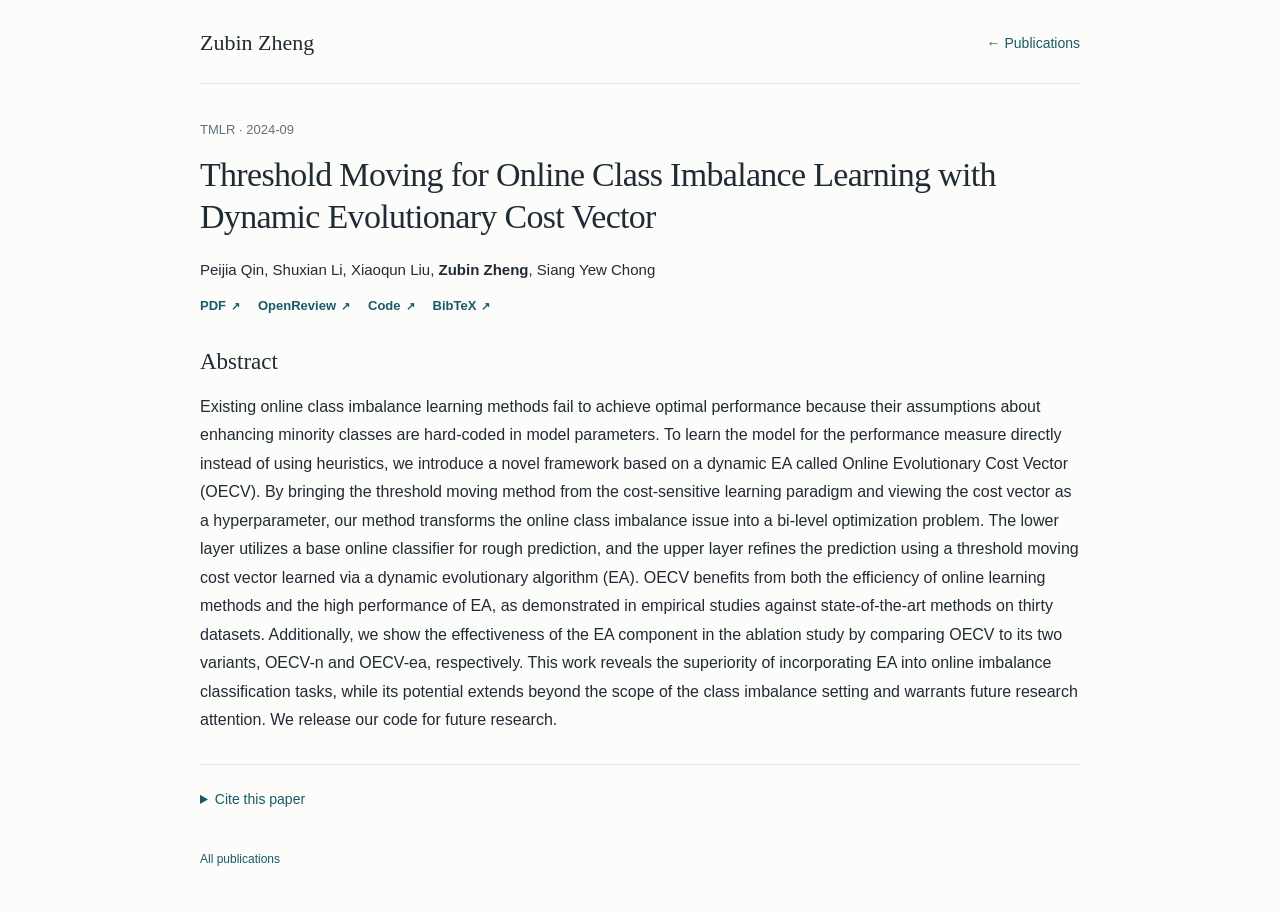
<file: publications/threshold-moving/index.html>
<!doctype html>
<html lang="en"><head><meta charset="utf-8">
<meta name="viewport" content="width=device-width, initial-scale=1">
<title>Threshold Moving for Online Class Imbalance Learning with Dynamic Evolutionary Cost Vector | Zubin Zheng</title>
<meta name="description" content="Existing online class imbalance learning methods fail to achieve optimal performance because their assumptions about enhancing minority classes are hard-coded in model parameters. To learn t">
<meta name="robots" content="index,follow">
<link rel="canonical" href="https://0sliverbullet.github.io/publications/threshold-moving/">
<meta property="og:title" content="Threshold Moving for Online Class Imbalance Learning with Dynamic Evolutionary Cost Vector | Zubin Zheng">
<meta property="og:description" content="Existing online class imbalance learning methods fail to achieve optimal performance because their assumptions about enhancing minority classes are hard-coded in model parameters. To learn t">
<meta property="og:url" content="https://0sliverbullet.github.io/publications/threshold-moving/">
<meta property="og:type" content="website">
<link rel="icon" href="/assets/favicon.svg" type="image/svg+xml">
<link rel="stylesheet" href="/assets/style.css">
<meta name="citation_title" content="Threshold Moving for Online Class Imbalance Learning with Dynamic Evolutionary Cost Vector">
<meta name="citation_publication_date" content="2024/09">
<meta name="citation_author" content="Peijia Qin">
<meta name="citation_author" content="Shuxian Li">
<meta name="citation_author" content="Xiaoqun Liu">
<meta name="citation_author" content="Zubin Zheng">
<meta name="citation_author" content="Siang Yew Chong">
<meta name="citation_journal_title" content="Transactions on Machine Learning Research">
<meta name="citation_volume" content="2024">
<meta name="citation_firstpage" content="1">
<meta name="citation_lastpage" content="28">
<script type="application/ld+json">{"@context": "https://schema.org", "@type": "ScholarlyArticle", "headline": "Threshold Moving for Online Class Imbalance Learning with Dynamic Evolutionary Cost Vector", "name": "Threshold Moving for Online Class Imbalance Learning with Dynamic Evolutionary Cost Vector", "datePublished": "2024-09", "url": "https://0sliverbullet.github.io/publications/threshold-moving/", "abstract": "Existing online class imbalance learning methods fail to achieve optimal performance because their assumptions about enhancing minority classes are hard-coded in model parameters. To learn the model for the performance measure directly instead of using heuristics, we introduce a novel framework based on a dynamic EA called Online Evolutionary Cost Vector (OECV). By bringing the threshold moving method from the cost-sensitive learning paradigm and viewing the cost vector as a hyperparameter, our method transforms the online class imbalance issue into a bi-level optimization problem. The lower layer utilizes a base online classifier for rough prediction, and the upper layer refines the prediction using a threshold moving cost vector learned via a dynamic evolutionary algorithm (EA). OECV benefits from both the efficiency of online learning methods and the high performance of EA, as demonstrated in empirical studies against state-of-the-art methods on thirty datasets. Additionally, we show the effectiveness of the EA component in the ablation study by comparing OECV to its two variants, OECV-n and OECV-ea, respectively. This work reveals the superiority of incorporating EA into online imbalance classification tasks, while its potential extends beyond the scope of the class imbalance setting and warrants future research attention. We release our code for future research.", "author": [{"@type": "Person", "name": "Peijia Qin"}, {"@type": "Person", "name": "Shuxian Li"}, {"@type": "Person", "name": "Xiaoqun Liu"}, {"@type": "Person", "name": "Zubin Zheng"}, {"@type": "Person", "name": "Siang Yew Chong"}]}</script></head><body>
<a class="skip-link" href="#main">Skip to content</a><div class="wrap paper-wrap"><header class="paper-header"><a class="paper-brand" href="/">Zubin Zheng</a><nav aria-label="Main"><a href="/#publications">← Publications</a></nav></header><main id="main" class="paper-content"><p class="paper-meta">TMLR <span aria-hidden="true">·</span> <time datetime="2024-09">2024-09</time></p><h1>Threshold Moving for Online Class Imbalance Learning with Dynamic Evolutionary Cost Vector</h1><p class="paper-authors">Peijia Qin, Shuxian Li, Xiaoqun Liu, <strong>Zubin Zheng</strong>, Siang Yew Chong</p><div class="resource-links"><a href="https://openreview.net/pdf?id=EIPnUofed9">PDF</a><a href="https://openreview.net/forum?id=EIPnUofed9">OpenReview</a><a href="https://github.com/t2ance/OECV">Code</a><a href="/publications/threshold-moving/citation.bib">BibTeX</a></div><section class="abstract" aria-labelledby="abstract"><h2 id="abstract">Abstract</h2><p>Existing online class imbalance learning methods fail to achieve optimal performance because their assumptions about enhancing minority classes are hard-coded in model parameters. To learn the model for the performance measure directly instead of using heuristics, we introduce a novel framework based on a dynamic EA called Online Evolutionary Cost Vector (OECV). By bringing the threshold moving method from the cost-sensitive learning paradigm and viewing the cost vector as a hyperparameter, our method transforms the online class imbalance issue into a bi-level optimization problem. The lower layer utilizes a base online classifier for rough prediction, and the upper layer refines the prediction using a threshold moving cost vector learned via a dynamic evolutionary algorithm (EA). OECV benefits from both the efficiency of online learning methods and the high performance of EA, as demonstrated in empirical studies against state-of-the-art methods on thirty datasets. Additionally, we show the effectiveness of the EA component in the ablation study by comparing OECV to its two variants, OECV-n and OECV-ea, respectively. This work reveals the superiority of incorporating EA into online imbalance classification tasks, while its potential extends beyond the scope of the class imbalance setting and warrants future research attention. We release our code for future research.</p></section><section class="paper-section"><details><summary class="citation-summary">Cite this paper</summary><pre class="bibtex">@article{qin2024threshold,
  title = {{Threshold Moving for Online Class Imbalance Learning with Dynamic Evolutionary Cost Vector}},
  author = {Peijia Qin and Shuxian Li and Xiaoqun Liu and Zubin Zheng and Siang Yew Chong},
  year = {2024},
  journal = {Transactions on Machine Learning Research},
  volume = {2024},
  pages = {1-28},
  url = {https://openreview.net/forum?id=EIPnUofed9}
}
</pre></details></section></main><footer class="page-footer"><a href="/#publications">All publications</a></footer></div></body></html>
</file>
<file: assets/style.css>
:root{color-scheme:light;--ink:#202b35;--muted:#61717c;--accent:#195a68;--line:#dce3e5;--paper:#fcfcfa;--soft:#eef4f4}
*{box-sizing:border-box}html{scroll-behavior:smooth}body{margin:0;background:var(--paper);color:var(--ink);font-family:Arial,Helvetica,sans-serif;font-size:16px;line-height:1.65;-webkit-font-smoothing:antialiased}a{color:var(--accent);text-decoration:none;text-underline-offset:4px}a:hover{text-decoration:underline}a:focus-visible,summary:focus-visible{outline:3px solid #397f91;outline-offset:5px}::selection{background:#d5e8e9}.wrap{max-width:1040px;margin:0 auto;padding:0 40px}.skip-link{position:absolute;left:20px;top:-70px;padding:8px 14px;background:white;z-index:5}.skip-link:focus{top:12px}.identity{padding:76px 0 46px;border-bottom:1px solid var(--line);display:flex;align-items:flex-end;justify-content:space-between;gap:32px}.identity h1{font-family:Georgia,'Times New Roman',serif;font-size:48px;font-weight:400;letter-spacing:-1.8px;line-height:1.1;margin:0 0 16px}.identity .affiliation{margin:0;color:var(--muted);font-size:15px}.profile-links{display:flex;flex-wrap:wrap;gap:18px;margin-top:14px;font-size:14px}.identity nav{padding-bottom:3px;font-size:14px}.identity nav a{font-weight:600;border-bottom:2px solid var(--accent);padding-bottom:9px}.section-heading{display:flex;align-items:baseline;justify-content:space-between;gap:20px;padding:40px 0 10px}.section-heading h2{font-family:Georgia,'Times New Roman',serif;font-size:30px;font-weight:400;letter-spacing:-.5px;margin:0}.section-heading span{font-size:13px;color:var(--muted)}.publication-list{list-style:none;margin:0;padding:0}.publication-row{display:grid;grid-template-columns:68px minmax(0,1fr);gap:23px;padding:29px 0 31px;border-bottom:1px solid var(--line)}.publication-year{font-size:13px;letter-spacing:.04em;color:var(--muted);padding-top:4px;font-variant-numeric:tabular-nums}.publication-row h3{margin:0 0 11px;font-size:20px;line-height:1.45;letter-spacing:-.25px;font-weight:600}.publication-row h3 a{color:var(--ink)}.authors{margin:0 0 8px;font-size:14px;color:var(--muted)}.authors strong{font-weight:600;color:var(--ink)}.venue{font-size:13px;margin:0 0 13px;color:var(--muted)}.venue-label{color:var(--accent);font-weight:600}.resource-links{display:flex;flex-wrap:wrap;gap:8px 18px;font-size:13px;font-weight:600}.resource-links a{white-space:nowrap}.resource-links a::after{content:'\2197';font-size:11px;margin-left:5px}.resource-links a.local::after{content:'\2192'}.page-footer{margin:38px 0 44px;color:var(--muted);font-size:12px}.paper-wrap{max-width:960px}.paper-header{display:flex;align-items:center;justify-content:space-between;gap:24px;border-bottom:1px solid var(--line);padding:25px 0 22px;font-size:14px}.paper-brand{font-family:Georgia,'Times New Roman',serif;font-size:22px;color:var(--ink)}.paper-content{padding:35px 0 0}.paper-meta{margin:0 0 13px;color:var(--muted);font-size:13px}.paper-content h1{font-family:Georgia,'Times New Roman',serif;font-size:34px;font-weight:400;line-height:1.25;letter-spacing:-.7px;margin:0 0 19px}.paper-content .paper-authors{font-size:15px;margin:0 0 13px}.paper-content .resource-links{padding-bottom:22px}.abstract{margin-top:4px}.abstract h2,.paper-section h2{font-family:Georgia,'Times New Roman',serif;font-size:23px;font-weight:400;margin:0 0 12px}.abstract p{font-size:16px;line-height:1.78;margin:0 0 16px}.paper-section{border-top:1px solid var(--line);margin-top:30px;padding-top:23px}.full-authors{font-size:14px;color:var(--muted);line-height:1.8}.bibtex{margin:12px 0 0;padding:20px;background:var(--soft);border:1px solid var(--line);font-size:12px;line-height:1.6;white-space:pre-wrap;overflow-wrap:anywhere;font-family:Consolas,'Courier New',monospace}.citation-summary{cursor:pointer;font-size:14px;color:var(--accent)}.pdf-note{font-size:12px;color:var(--muted);margin:0 0 20px}.error-page{padding:80px 0}.error-page h1{font-family:Georgia,serif;font-weight:400;font-size:40px}
@media(max-width:700px){.wrap{padding:0 23px}.identity{padding:43px 0 31px;display:block}.identity h1{font-size:40px}.identity nav{margin-top:27px}.identity .affiliation{font-size:14px}.profile-links{gap:12px 18px}.section-heading{padding-top:31px}.section-heading h2{font-size:27px}.publication-row{grid-template-columns:1fr;gap:9px;padding:24px 0}.publication-year{font-size:12px}.publication-row h3{font-size:19px}.paper-header{font-size:13px}.paper-content{padding-top:28px}.paper-content h1{font-size:28px;line-height:1.3}.abstract p{font-size:15px}.paper-content .paper-authors{font-size:14px}.page-footer{margin-bottom:32px}}
@media print{body{background:white;color:black}.wrap{max-width:none;padding:0}.skip-link,.identity nav,.profile-links,.page-footer{display:none}.identity{padding:0 0 20px}.publication-row{break-inside:avoid}.paper-header{display:none}.bibtex{border:1px solid #aaa;background:white}a{color:inherit}}
@media(prefers-reduced-motion:reduce){html{scroll-behavior:auto}}
</file>
